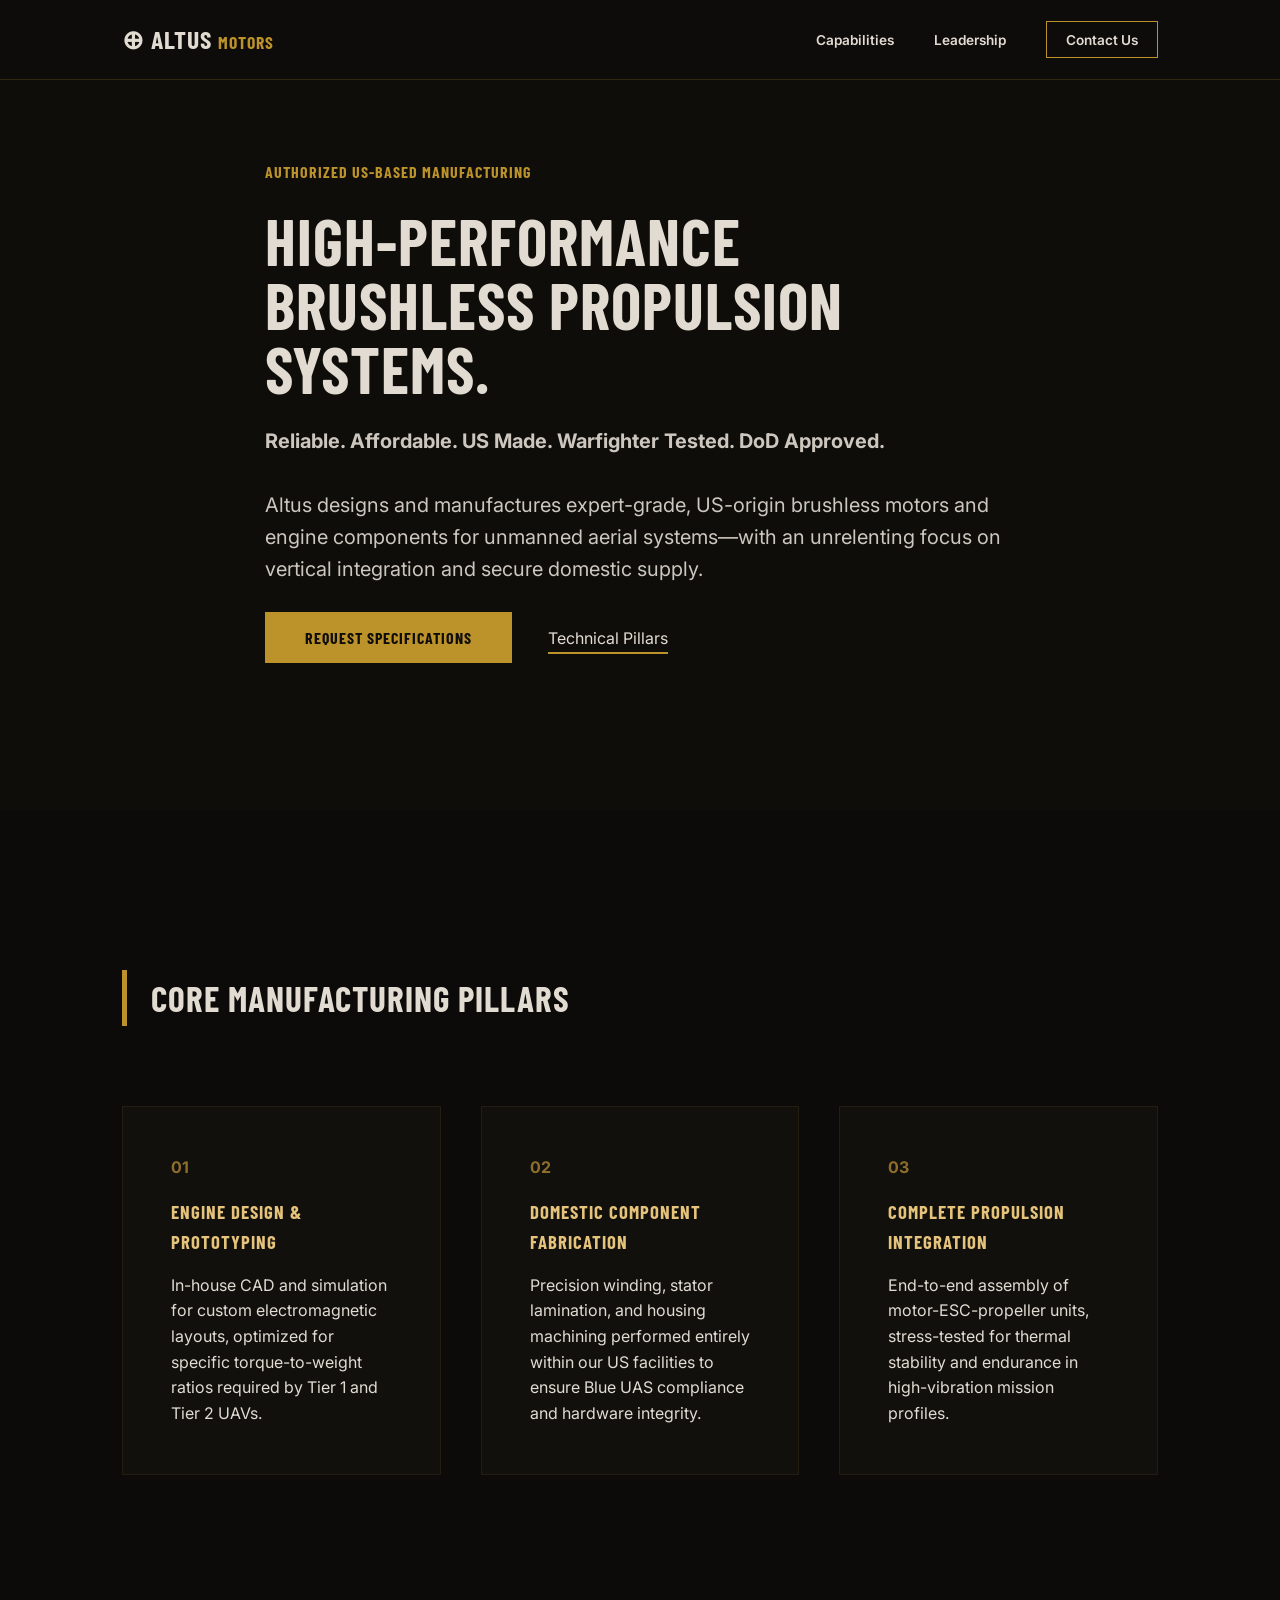
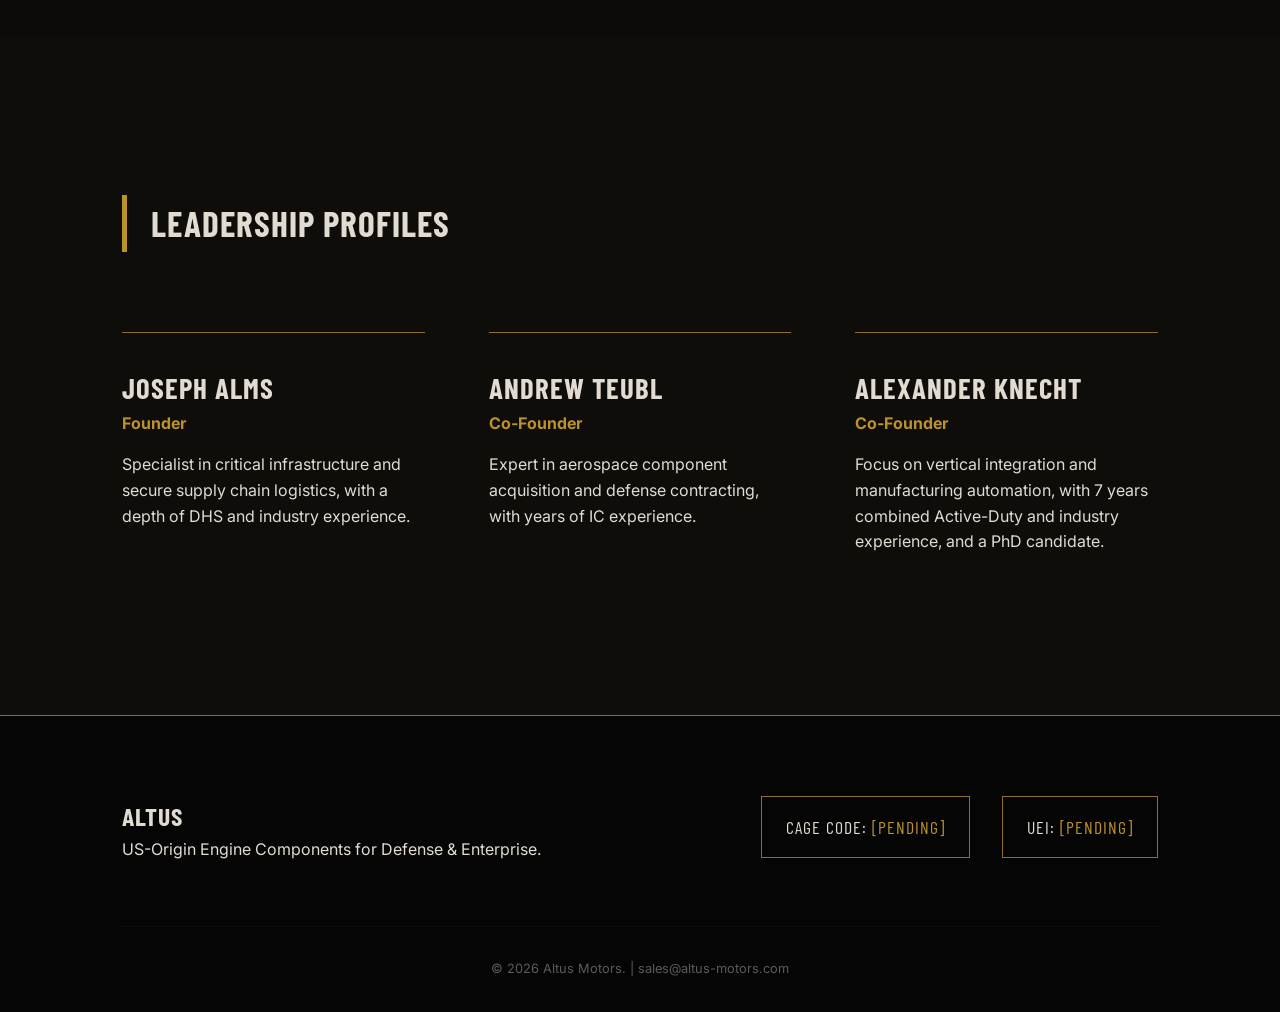
<file: index.html>
<!DOCTYPE html>
<html lang="en">
<head>
    <meta charset="UTF-8">
    <meta name="viewport" content="width=device-width, initial-scale=1.0">
    <title>Altus Motors | Precision UAV Propulsion</title>
    <link rel="stylesheet" href="style.css">
    <link href="https://fonts.googleapis.com/css2?family=Barlow+Condensed:wght@600;700&family=Inter:wght@300;400;600&display=swap" rel="stylesheet">
</head>
<body>

    <nav class="navbar">
        <div class="container nav-content">
            <div class="logo">
                <span class="logo-icon">⊕</span> ALTUS <span class="logo-sub">MOTORS</span>
            </div>
            <ul class="nav-links">
                <li><a href="#capabilities">Capabilities</a></li>
                <li><a href="#leadership">Leadership</a></li>
                <li><a href="contact.html" class="btn-outline">Contact Us</a></li>
            </ul>
        </div>
    </nav>

<header class="hero">
        <div class="hero-overlay"></div>
        <div class="container">
            <div class="hero-content">
                <p class="eyebrow">Authorized US-Based Manufacturing</p>
                <h1>High-Performance Brushless Propulsion Systems.</h1>
                
                <p class="sub-headline">
                    <strong>Reliable. Affordable. US Made. Warfighter Tested. DoD Approved.</strong><br><br>
                    Altus designs and manufactures expert-grade, US-origin brushless motors and engine components for unmanned aerial systems—with an unrelenting focus on vertical integration and secure domestic supply.
                </p>
                
                <div class="cta-group">
                    <a href="contact.html" class="btn-primary">Request Specifications</a>
                    <a href="#capabilities" class="btn-secondary">Technical Pillars</a>
                </div>
            </div>
        </div>
    </header>

    <section id="capabilities" class="capabilities">
        <div class="container">
            <h2 class="section-title">Core Manufacturing Pillars</h2>
            <div class="capabilities-grid">
                <div class="cap-card">
                    <div class="cap-icon">01</div>
                    <h3>Engine Design & Prototyping</h3>
                    <p>In-house CAD and simulation for custom electromagnetic layouts, optimized for specific torque-to-weight ratios required by Tier 1 and Tier 2 UAVs.</p>
                </div>
                <div class="cap-card">
                    <div class="cap-icon">02</div>
                    <h3>Domestic Component Fabrication</h3>
                    <p>Precision winding, stator lamination, and housing machining performed entirely within our US facilities to ensure Blue UAS compliance and hardware integrity.</p>
                </div>
                <div class="cap-card">
                    <div class="cap-icon">03</div>
                    <h3>Complete Propulsion Integration</h3>
                    <p>End-to-end assembly of motor-ESC-propeller units, stress-tested for thermal stability and endurance in high-vibration mission profiles.</p>
                </div>
            </div>
        </div>
    </section>

    <section id="leadership" class="leadership">
        <div class="container">
            <h2 class="section-title">Leadership Profiles</h2>
            <div class="leadership-grid">
                <div class="leader-profile">
                    <h4>Joseph Alms</h4>
                    <p class="role">Founder</p>
                    <p class="bio">Specialist in critical infrastructure and secure supply chain logistics, with a depth of DHS and industry experience.</p>
                </div>
                <div class="leader-profile">
                    <h4>Andrew Teubl</h4>
                    <p class="role">Co-Founder</p>
                    <p class="bio">Expert in aerospace component acquisition and defense contracting, with years of IC experience.</p>
                </div>
                <div class="leader-profile">
                    <h4>Alexander Knecht</h4>
                    <p class="role">Co-Founder</p>
                    <p class="bio">Focus on vertical integration and manufacturing automation, with 7 years combined Active-Duty and industry experience, and a PhD candidate.</p>
                </div>
            </div>
        </div>
    </section>

    <footer id="contact" class="footer">
        <div class="container">
            <div class="footer-top">
                <div class="footer-brand">
                    <div class="logo">ALTUS</div>
                    <p>US-Origin Engine Components for Defense & Enterprise.</p>
                </div>
                <div class="footer-codes">
                    <div class="code-box">CAGE CODE: <span>[PENDING]</span></div>
                    <div class="code-box">UEI: <span>[PENDING]</span></div>
                </div>
            </div>
            <div class="footer-bottom">
                <p>&copy; 2026 Altus Motors. | sales@altus-motors.com </p>
            </div>
        </div>
    </footer>

</body>
</html>
</file>
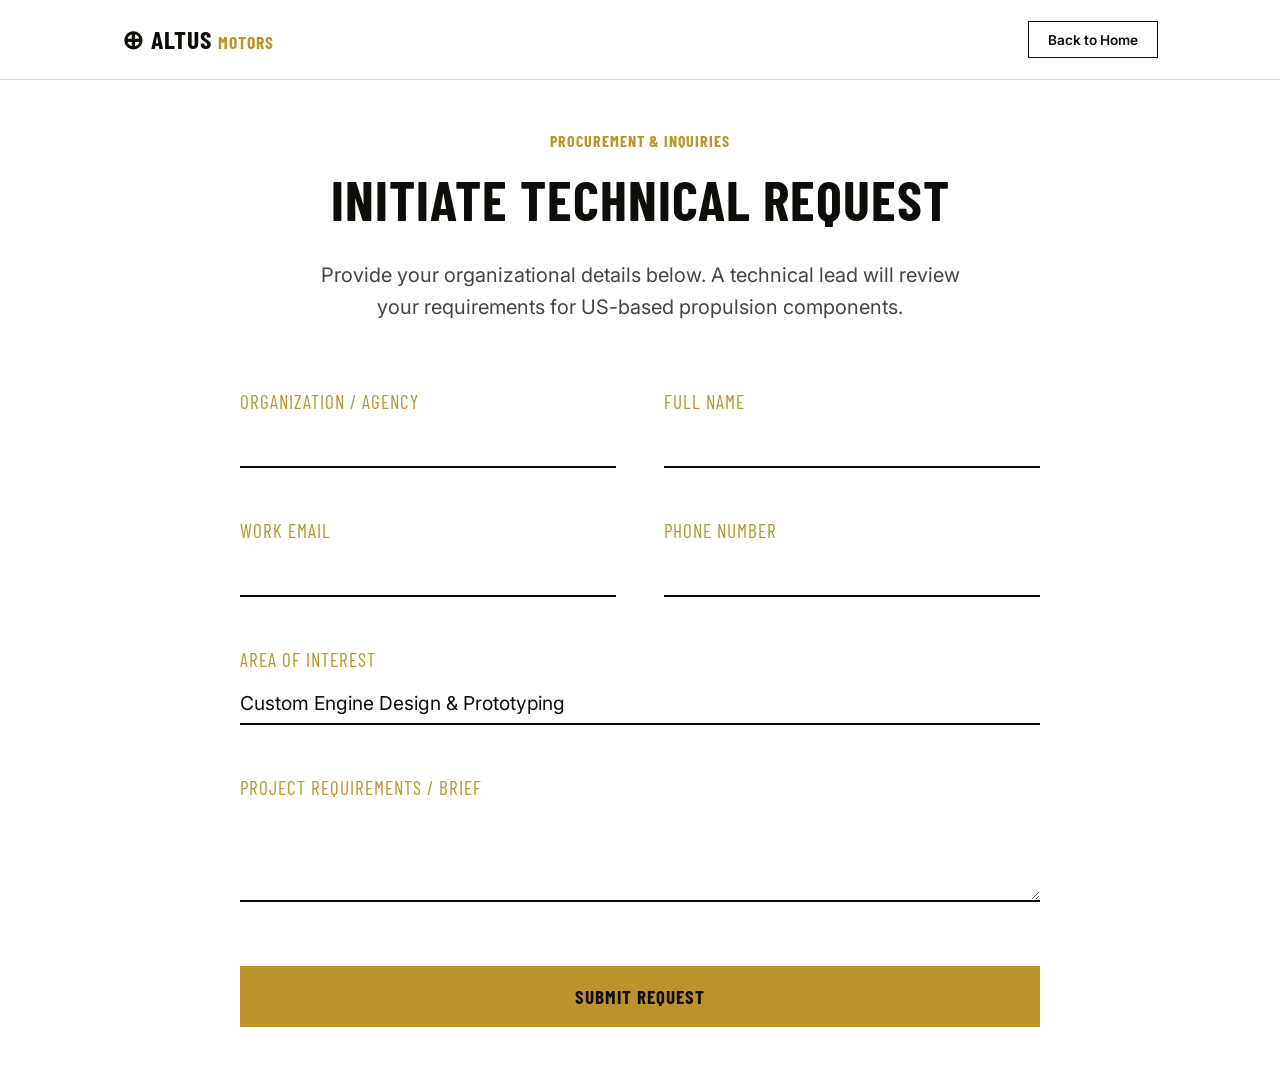
<file: contact.html>
<!DOCTYPE html>
<html lang="en">
<head>
    <meta charset="UTF-8">
    <meta name="viewport" content="width=device-width, initial-scale=1.0">
    <title>Contact | Altus Motors</title>
    <link rel="stylesheet" href="style.css">
    <link href="https://fonts.googleapis.com/css2?family=Barlow+Condensed:wght@600;700&family=Inter:wght@300;400;600&display=swap" rel="stylesheet">
</head>
<body class="contact-light-theme">

    <nav class="navbar light-nav">
        <div class="container nav-content">
            <div class="logo"><a href="index.html" style="text-decoration:none; color:inherit;"><span class="logo-icon">⊕</span> ALTUS <span class="logo-sub">MOTORS</span></a></div>
            <ul class="nav-links">
                <li><a href="index.html" class="btn-outline light-btn">Back to Home</a></li>
            </ul>
        </div>
    </nav>

    <section class="contact-centered">
        <div class="container flex-center">
            <div class="form-wrapper">
                
                <div class="form-header">
                    <p class="eyebrow">Procurement & Inquiries</p>
                    <h1>Initiate Technical Request</h1>
                    <p class="form-intro">Provide your organizational details below. A technical lead will review your requirements for US-based propulsion components.</p>
                </div>
                
                <form action="#" method="POST" class="altus-form-large">
                    <div class="form-grid-large">
                        <div class="input-group-large">
                            <label for="org">Organization / Agency</label>
                            <input type="text" id="org" name="organization" required>
                        </div>
                        <div class="input-group-large">
                            <label for="name">Full Name</label>
                            <input type="text" id="name" name="name" required>
                        </div>
                        <div class="input-group-large">
                            <label for="email">Work Email</label>
                            <input type="email" id="email" name="email" required>
                        </div>
                        <div class="input-group-large">
                            <label for="phone">Phone Number</label>
                            <input type="tel" id="phone" name="phone">
                        </div>
                    </div>

                    <div class="input-group-large full-width">
                        <label for="interest">Area of Interest</label>
                        <select id="interest" name="interest">
                            <option value="custom-propulsion">Custom Engine Design & Prototyping</option>
                            <option value="bulk-components">Domestic Component Fabrication</option>
                            <option value="integration">Full Propulsion Integration</option>
                            <option value="other">General Technical Inquiry</option>
                        </select>
                    </div>

                    <div class="input-group-large full-width">
                        <label for="message">Project Requirements / Brief</label>
                        <textarea id="message" name="message" rows="3"></textarea>
                    </div>

                    <button type="submit" class="btn-primary form-submit-large">Submit Request</button>
                </form>

            </div>
        </div>
    </section>

</body>
</html>
</file>
<file: style.css>
/* --- Brand Variables --- */
:root {
    --iron-gold: #BC922A;
    --pale-gold: #E5C37A;
    --dim-gold: #8D6F2B;
    --forge-black: #0F0D0A;
    --ash-white: #E1DBD2;
    --ember: #A7431B;
}

/* --- Base Styles --- */
* { margin: 0; padding: 0; box-sizing: border-box; }
html { scroll-behavior: smooth; }
body {
    background-color: var(--forge-black);
    color: var(--ash-white);
    font-family: 'Inter', sans-serif;
    line-height: 1.6;
}

h1, h2, h3, h4, .logo, .btn-primary, .eyebrow, .code-box {
    font-family: 'Barlow Condensed', sans-serif;
    text-transform: uppercase;
    letter-spacing: 1px;
}

.container { max-width: 1100px; margin: 0 auto; padding: 0 2rem; }

/* --- Navigation --- */
.navbar {
    position: fixed;
    width: 100%;
    z-index: 1000;
    background: rgba(15, 13, 10, 0.9);
    backdrop-filter: blur(10px);
    border-bottom: 1px solid rgba(188, 146, 42, 0.2);
    padding: 1.2rem 0;
}

.nav-content { display: flex; justify-content: space-between; align-items: center; }
.logo { font-size: 1.6rem; font-weight: 700; color: var(--ash-white); }
.logo-sub { color: var(--iron-gold); font-size: 1.1rem; }
.nav-links { list-style: none; display: flex; gap: 2.5rem; align-items: center; }
.nav-links a { text-decoration: none; color: var(--ash-white); font-weight: 600; font-size: 0.85rem; }

/* --- Hero Section with Background --- */
.hero {
    position: relative;
    height: 90vh;
    min-height: 600px;
    display: flex;
    align-items: center;
    background: url('https://images.unsplash.com/photo-1508614589041-895b88991e3e?q=80&w=2000&auto=format&fit=crop') no-repeat center center/cover;
}

/* Dark gradient overlay to ensure text readability over the image */
.hero-overlay {
    position: absolute;
    top: 0;
    left: 0;
    width: 100%;
    height: 100%;
    background: linear-gradient(90deg, var(--forge-black) 30%, rgba(15, 13, 10, 0.6) 100%);
}

.hero-content { position: relative; z-index: 2; max-width: 750px; }
.hero h1 { font-size: 4rem; line-height: 1; margin: 1.5rem 0; color: var(--ash-white); }
.eyebrow { color: var(--iron-gold); font-weight: 700; }
.sub-headline { font-size: 1.25rem; opacity: 0.9; margin-bottom: 2.5rem; }

/* --- Buttons --- */
.btn-primary {
    background: var(--iron-gold);
    color: var(--forge-black);
    padding: 1rem 2.5rem;
    text-decoration: none;
    font-weight: 700;
}

.btn-secondary {
    color: var(--ash-white);
    margin-left: 2rem;
    text-decoration: none;
    border-bottom: 2px solid var(--iron-gold);
    padding-bottom: 4px;
}

.btn-outline { border: 1px solid var(--iron-gold); padding: 0.6rem 1.2rem; text-decoration: none; }

/* --- Capabilities --- */
.capabilities { padding: 10rem 0; background-color: #0c0b09; }
.section-title { font-size: 2.2rem; margin-bottom: 5rem; border-left: 5px solid var(--iron-gold); padding-left: 1.5rem; }
.capabilities-grid { display: grid; grid-template-columns: repeat(auto-fit, minmax(300px, 1fr)); gap: 2.5rem; }
.cap-card { 
    background: rgba(225, 219, 210, 0.02); 
    padding: 3rem; 
    border: 1px solid rgba(188, 146, 42, 0.1);
    transition: 0.3s;
}
.cap-card:hover { border-color: var(--iron-gold); transform: translateY(-5px); }
.cap-icon { color: var(--dim-gold); font-weight: 700; margin-bottom: 1rem; }
.cap-card h3 { color: var(--pale-gold); margin-bottom: 1rem; }

/* --- Leadership --- */
.leadership { padding: 10rem 0; }
.leadership-grid { display: grid; grid-template-columns: repeat(auto-fit, minmax(280px, 1fr)); gap: 4rem; }
.leader-profile { border-top: 1px solid var(--dim-gold); padding-top: 2rem; }
.leader-profile h4 { font-size: 1.8rem; }
.role { color: var(--iron-gold); font-weight: 700; margin-bottom: 1rem; }

/* --- Footer --- */
.footer { padding: 5rem 0 2rem; background: #050505; border-top: 1px solid var(--dim-gold); }
.footer-top { display: flex; justify-content: space-between; align-items: flex-start; margin-bottom: 4rem; }
.footer-codes { display: flex; gap: 2rem; }
.code-box { border: 1px solid var(--dim-gold); padding: 1rem 1.5rem; font-size: 1.1rem; color: var(--ash-white); }
.code-box span { color: var(--iron-gold); }
.footer-bottom { text-align: center; font-size: 0.8rem; opacity: 0.4; border-top: 1px solid #1a1a1a; padding-top: 2rem; }

/* --- Contact Page (Light & Centered) --- */
.contact-light-theme {
    background-color: #FFFFFF; /* Pure white background */
    color: var(--forge-black);
}

/* Override nav for the white page */
.light-nav {
    background: #FFFFFF;
    border-bottom: 1px solid #E1DBD2; /* Ash White border */
}
.light-nav .logo { color: var(--forge-black); }
.light-nav .light-btn {
    border-color: var(--forge-black);
    color: var(--forge-black);
}
.light-nav .light-btn:hover {
    background-color: var(--forge-black);
    color: #FFFFFF;
}

/* Centering mechanism */
.contact-centered {
    min-height: 100vh;
    display: flex;
    align-items: center;
    padding: 8rem 0 4rem; /* Accounts for navbar */
}
.flex-center {
    display: flex;
    justify-content: center;
    width: 100%;
}

.form-wrapper {
    width: 100%;
    max-width: 800px;
    background: #FFFFFF;
}

/* Larger Text */
.form-header {
    text-align: center;
    margin-bottom: 4rem;
}
.form-header h1 {
    font-size: 3.5rem; /* Much larger */
    color: var(--forge-black);
    margin-bottom: 1rem;
}
.form-intro {
    font-size: 1.25rem;
    color: #444; /* Dark gray for readability */
    max-width: 650px;
    margin: 0 auto;
}

/* Form Layout & Inputs */
.altus-form-large {
    display: flex;
    flex-direction: column;
    gap: 3rem; /* More breathing room */
}
.form-grid-large {
    display: grid;
    grid-template-columns: 1fr 1fr;
    gap: 3rem;
}
.full-width {
    width: 100%;
}

.input-group-large {
    display: flex;
    flex-direction: column;
    gap: 0.5rem;
}
.input-group-large label {
    font-family: 'Barlow Condensed', sans-serif;
    font-size: 1.2rem; /* Larger labels */
    color: var(--iron-gold);
    text-transform: uppercase;
    letter-spacing: 1px;
}

/* Blended Text Boxes */
.input-group-large input, 
.input-group-large select, 
.input-group-large textarea {
    background-color: transparent; /* Same as background */
    color: var(--forge-black);
    font-family: 'Inter', sans-serif;
    font-size: 1.2rem; /* Larger typing text */
    padding: 0.5rem 0;
    border: none;
    border-bottom: 2px solid var(--forge-black); /* Only a bottom line */
    border-radius: 0;
}

.input-group-large input:focus, 
.input-group-large select:focus, 
.input-group-large textarea:focus {
    outline: none;
    border-bottom-color: var(--iron-gold); /* Highlights gold when typing */
}

/* Removes default dropdown styling to keep it clean */
.input-group-large select {
    appearance: none;
    -webkit-appearance: none;
    cursor: pointer;
}

.form-submit-large {
    font-size: 1.2rem;
    padding: 1.2rem;
    width: 100%;
    margin-top: 1rem;
    cursor: pointer;
    border: none;
}

/* Mobile Adjustment */
@media (max-width: 650px) {
    .form-grid-large { grid-template-columns: 1fr; gap: 2rem; }
    .form-header h1 { font-size: 2.5rem; }
}

@media (max-width: 768px) {
    .hero h1 { font-size: 2.5rem; }
    .nav-links { display: none; }
    .footer-top { flex-direction: column; gap: 2rem; }
}
</file>
